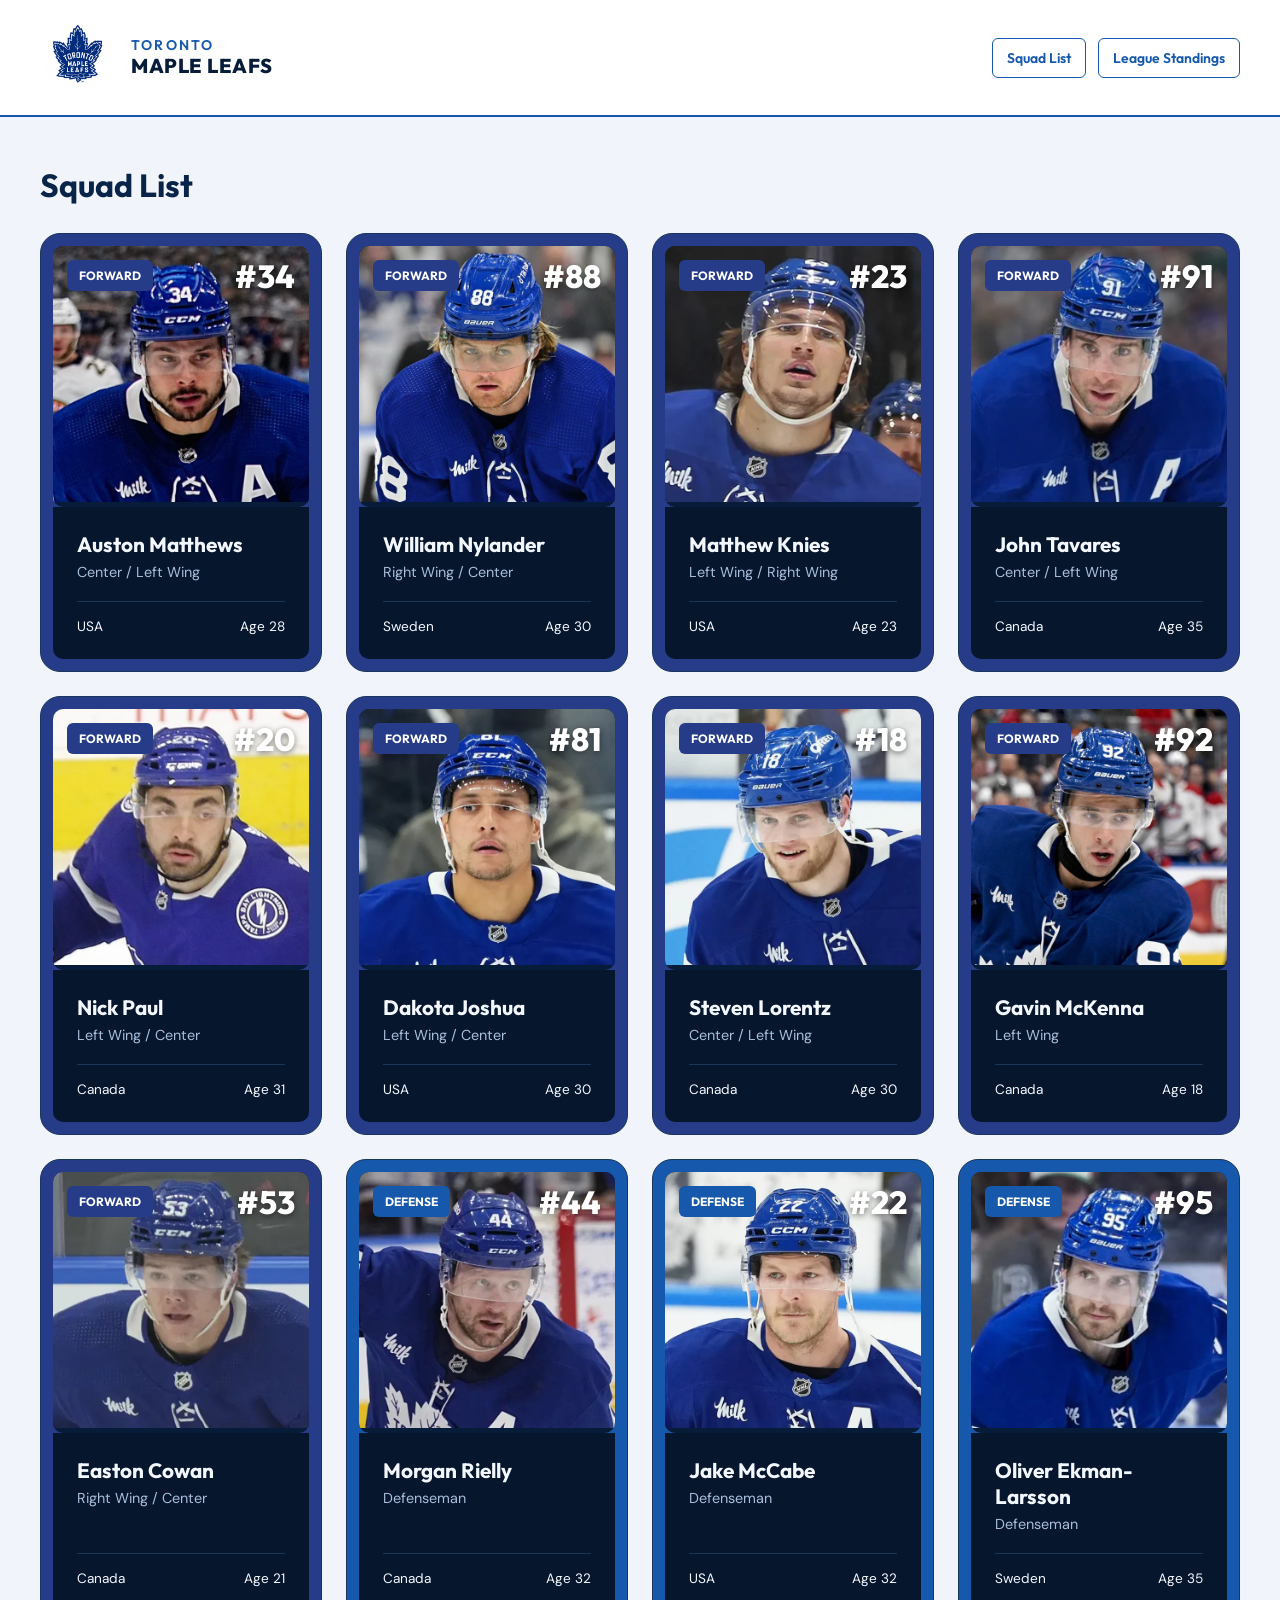
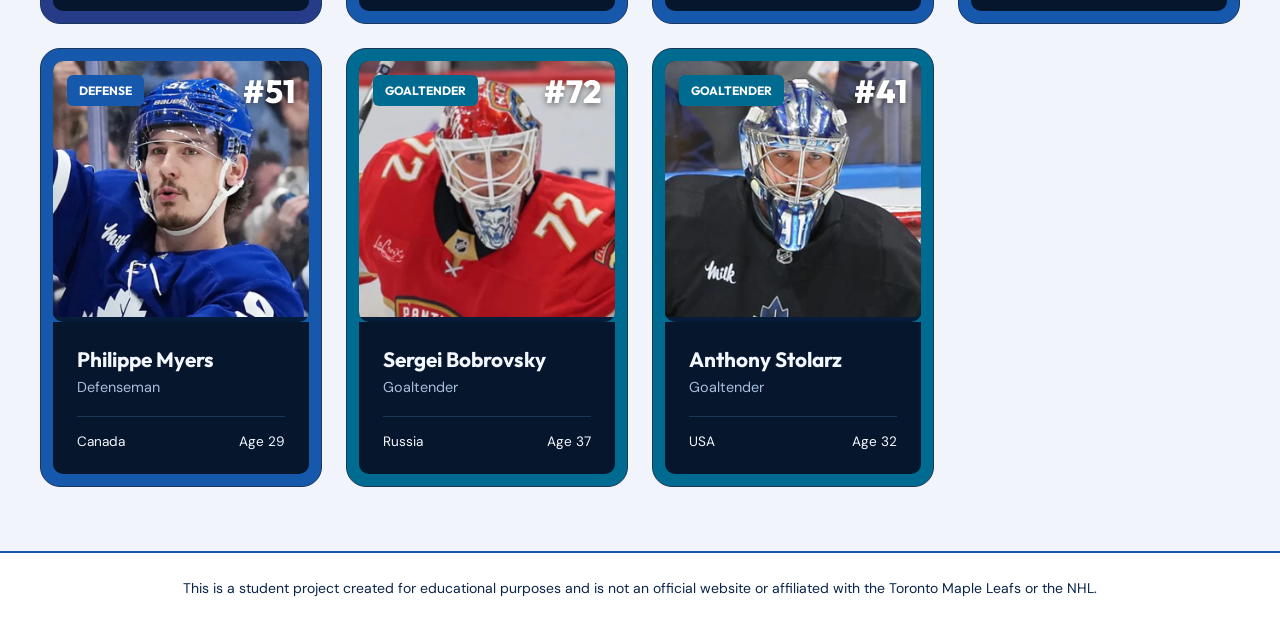
<file: index.html>
<!DOCTYPE html>
<html lang="en">
<head>
    <meta charset="UTF-8">
    <meta name="viewport" content="width=device-width, initial-scale=1.0">
    <title>Toronto Maple Leafs | Squad List</title>
    <!-- Google Fonts. -->
    <link rel="preconnect" href="https://fonts.googleapis.com">
    <link rel="preconnect" href="https://fonts.gstatic.com" crossorigin>
    <link href="https://fonts.googleapis.com/css2?family=DM+Sans:wght@400;500;600;700&family=Outfit:wght@400;500;600;700;800&display=swap" rel="stylesheet">
    <link rel="stylesheet" href="css/variables.css">
    <link rel="stylesheet" href="css/styles.css">
</head>
<body>
    <!-- Header. -->
    <header class="siteHeader">
        <div class="siteHeader__content">
            <img class="siteHeader__logo" src="./assets/logos/teams/toronto-maple-leafs-logo.webp" alt="">
            <h1 class="siteHeader__title">
                <span class="siteHeader__city">Toronto</span>
                <span class="siteHeader__teamName">Maple Leafs</span>
            </h1>
            <nav class="siteHeader__nav">
                <a class="siteHeader__link" href="index.html">Squad List</a>
                <a class="siteHeader__link" href="standings.html">League Standings</a>
            </nav>
        </div>
    </header>
    <main>
        <!-- Squad section. -->
        <section class="squad">
            <div class="squad__content">
                <h2 class="squad__title">Squad List</h2>
                <div class="squad__grid">
                    <article class="playerCard playerCard--forward">
                        <div class="playerCard__imageContainer">
                            <img class="playerCard__image" src="./assets/portraits/auston-matthews.webp" alt="Portrait of Auston Matthews" loading="lazy">
                            <span class="playerCard__role playerCard__role--forward">FORWARD</span>
                            <span class="playerCard__number">#34</span>
                        </div>
                        <div class="playerCard__content">
                            <h3 class="playerCard__name">Auston Matthews</h3>
                            <p class="playerCard__position">Center / Left Wing</p>
                            <p class="playerCard__details">
                                <span>USA</span>
                                <span>Age 28</span>
                            </p>
                        </div>
                    </article>
                    <article class="playerCard playerCard--forward">
                        <div class="playerCard__imageContainer">
                            <img class="playerCard__image" src="./assets/portraits/william-nylander.webp" alt="Portrait of William Nylander" loading="lazy">
                            <span class="playerCard__role playerCard__role--forward">FORWARD</span>
                            <span class="playerCard__number">#88</span>
                        </div>
                        <div class="playerCard__content">
                            <h3 class="playerCard__name">William Nylander</h3>
                            <p class="playerCard__position">Right Wing / Center</p>
                            <p class="playerCard__details">
                                <span>Sweden</span>
                                <span>Age 30</span>
                            </p>
                        </div>
                    </article>
                    <article class="playerCard playerCard--forward">
                        <div class="playerCard__imageContainer">
                            <img class="playerCard__image" src="./assets/portraits/matthew-knies.webp" alt="Portrait of Matthew Knies" loading="lazy">
                            <span class="playerCard__role playerCard__role--forward">FORWARD</span>
                            <span class="playerCard__number">#23</span>
                        </div>
                        <div class="playerCard__content">
                            <h3 class="playerCard__name">Matthew Knies</h3>
                            <p class="playerCard__position">Left Wing / Right Wing</p>
                            <p class="playerCard__details">
                                <span>USA</span>
                                <span>Age 23</span>
                            </p>
                        </div>
                    </article>
                    <article class="playerCard playerCard--forward">
                        <div class="playerCard__imageContainer">
                            <img class="playerCard__image" src="./assets/portraits/john-tavares.webp" alt="Portrait of John Tavares" loading="lazy">
                            <span class="playerCard__role playerCard__role--forward">FORWARD</span>
                            <span class="playerCard__number">#91</span>
                        </div>
                        <div class="playerCard__content">
                            <h3 class="playerCard__name">John Tavares</h3>
                            <p class="playerCard__position">Center / Left Wing</p>
                            <p class="playerCard__details">
                                <span>Canada</span>
                                <span>Age 35</span>
                            </p>
                        </div>
                    </article>
                    <article class="playerCard playerCard--forward">
                        <div class="playerCard__imageContainer">
                            <img class="playerCard__image" src="./assets/portraits/nick-paul.webp" alt="Portrait of Nick Paul" loading="lazy">
                            <span class="playerCard__role playerCard__role--forward">FORWARD</span>
                            <span class="playerCard__number">#20</span>
                        </div>
                        <div class="playerCard__content">
                            <h3 class="playerCard__name">Nick Paul</h3>
                            <p class="playerCard__position">Left Wing / Center</p>
                            <p class="playerCard__details">
                                <span>Canada</span>
                                <span>Age 31</span>
                            </p>
                        </div>
                    </article>
                    <article class="playerCard playerCard--forward">
                        <div class="playerCard__imageContainer">
                            <img class="playerCard__image" src="./assets/portraits/dakota-joshua.webp" alt="Portrait of Dakota Joshua" loading="lazy">
                            <span class="playerCard__role playerCard__role--forward">FORWARD</span>
                            <span class="playerCard__number">#81</span>
                        </div>
                        <div class="playerCard__content">
                            <h3 class="playerCard__name">Dakota Joshua</h3>
                            <p class="playerCard__position">Left Wing / Center</p>
                            <p class="playerCard__details">
                                <span>USA</span>
                                <span>Age 30</span>
                            </p>
                        </div>
                    </article>
                    <article class="playerCard playerCard--forward">
                        <div class="playerCard__imageContainer">
                            <img class="playerCard__image" src="./assets/portraits/steven-lorentz.webp" alt="Portrait of Steven Lorentz" loading="lazy">
                            <span class="playerCard__role playerCard__role--forward">FORWARD</span>
                            <span class="playerCard__number">#18</span>
                        </div>
                        <div class="playerCard__content">
                            <h3 class="playerCard__name">Steven Lorentz</h3>
                            <p class="playerCard__position">Center / Left Wing</p>
                            <p class="playerCard__details">
                                <span>Canada</span>
                                <span>Age 30</span>
                            </p>
                        </div>
                    </article>
                    <article class="playerCard playerCard--forward">
                        <div class="playerCard__imageContainer">
                            <img class="playerCard__image" src="./assets/portraits/gavin-mckenna.webp" alt="Portrait of Gavin McKenna" loading="lazy">
                            <span class="playerCard__role playerCard__role--forward">FORWARD</span>
                            <span class="playerCard__number">#92</span>
                        </div>
                        <div class="playerCard__content">
                            <h3 class="playerCard__name">Gavin McKenna</h3>
                            <p class="playerCard__position">Left Wing</p>
                            <p class="playerCard__details">
                                <span>Canada</span>
                                <span>Age 18</span>
                            </p>
                        </div>
                    </article>
                    <article class="playerCard playerCard--forward">
                        <div class="playerCard__imageContainer">
                            <img class="playerCard__image" src="./assets/portraits/easton-cowan.webp" alt="Portrait of Easton Cowan" loading="lazy">
                            <span class="playerCard__role playerCard__role--forward">FORWARD</span>
                            <span class="playerCard__number">#53</span>
                        </div>
                        <div class="playerCard__content">
                            <h3 class="playerCard__name">Easton Cowan</h3>
                            <p class="playerCard__position">Right Wing / Center</p>
                            <p class="playerCard__details">
                                <span>Canada</span>
                                <span>Age 21</span>
                            </p>
                        </div>
                    </article>
                    <article class="playerCard playerCard--defense">
                        <div class="playerCard__imageContainer">
                            <img class="playerCard__image" src="./assets/portraits/morgan-rielly.webp" alt="Portrait of Morgan Rielly" loading="lazy">
                            <span class="playerCard__role playerCard__role--defense">DEFENSE</span>
                            <span class="playerCard__number">#44</span>
                        </div>
                        <div class="playerCard__content">
                            <h3 class="playerCard__name">Morgan Rielly</h3>
                            <p class="playerCard__position">Defenseman</p>
                            <p class="playerCard__details">
                                <span>Canada</span>
                                <span>Age 32</span>
                            </p>
                        </div>
                    </article>
                    <article class="playerCard playerCard--defense">
                        <div class="playerCard__imageContainer">
                            <img class="playerCard__image" src="./assets/portraits/jake-mccabe.webp" alt="Portrait of Jake McCabe" loading="lazy">
                            <span class="playerCard__role playerCard__role--defense">DEFENSE</span>
                            <span class="playerCard__number">#22</span>
                        </div>
                        <div class="playerCard__content">
                            <h3 class="playerCard__name">Jake McCabe</h3>
                            <p class="playerCard__position">Defenseman</p>
                            <p class="playerCard__details">
                                <span>USA</span>
                                <span>Age 32</span>
                            </p>
                        </div>
                    </article>
                    <article class="playerCard playerCard--defense">
                        <div class="playerCard__imageContainer">
                            <img class="playerCard__image" src="./assets/portraits/oliver-ekman-larsson.webp" alt="Portrait of Oliver Ekman-Larsson" loading="lazy">
                            <span class="playerCard__role playerCard__role--defense">DEFENSE</span>
                            <span class="playerCard__number">#95</span>
                        </div>
                        <div class="playerCard__content">
                            <h3 class="playerCard__name">Oliver Ekman-Larsson</h3>
                            <p class="playerCard__position">Defenseman</p>
                            <p class="playerCard__details">
                                <span>Sweden</span>
                                <span>Age 35</span>
                            </p>
                        </div>
                    </article>
                    <article class="playerCard playerCard--defense">
                        <div class="playerCard__imageContainer">
                            <img class="playerCard__image" src="./assets/portraits/philippe-myers.webp" alt="Portrait of Philippe Myers" loading="lazy">
                            <span class="playerCard__role playerCard__role--defense">DEFENSE</span>
                            <span class="playerCard__number">#51</span>
                        </div>
                        <div class="playerCard__content">
                            <h3 class="playerCard__name">Philippe Myers</h3>
                            <p class="playerCard__position">Defenseman</p>
                            <p class="playerCard__details">
                                <span>Canada</span>
                                <span>Age 29</span>
                            </p>
                        </div>
                    </article>
                    <article class="playerCard playerCard--goaltender">
                        <div class="playerCard__imageContainer">
                            <img class="playerCard__image" src="./assets/portraits/sergei-bobrovsky.webp" alt="Portrait of Sergei Bobrovsky" loading="lazy">
                            <span class="playerCard__role playerCard__role--goaltender">GOALTENDER</span>
                            <span class="playerCard__number">#72</span>
                        </div>
                        <div class="playerCard__content">
                            <h3 class="playerCard__name">Sergei Bobrovsky</h3>
                            <p class="playerCard__position">Goaltender</p>
                            <p class="playerCard__details">
                                <span>Russia</span>
                                <span>Age 37</span>
                            </p>
                        </div>
                    </article>
                    <article class="playerCard playerCard--goaltender">
                        <div class="playerCard__imageContainer">
                            <img class="playerCard__image" src="./assets/portraits/anthony-stolarz.webp" alt="Portrait of Anthony Stolarz" loading="lazy">
                            <span class="playerCard__role playerCard__role--goaltender">GOALTENDER</span>
                            <span class="playerCard__number">#41</span>
                        </div>
                        <div class="playerCard__content">
                            <h3 class="playerCard__name">Anthony Stolarz</h3>
                            <p class="playerCard__position">Goaltender</p>
                            <p class="playerCard__details">
                                <span>USA</span>
                                <span>Age 32</span>
                            </p>
                        </div>
                    </article>
                </div>
            </div>
        </section>
    </main>
    <!-- Footer. -->
    <footer class="siteFooter">
        <div class="siteFooter__content">
            <p class="siteFooter__disclaimer">
                This is a student project created for educational purposes
                and is not an official website or affiliated with the Toronto Maple Leafs or the NHL.
            </p>
        </div>
    </footer>
</body>
</html>
</file>
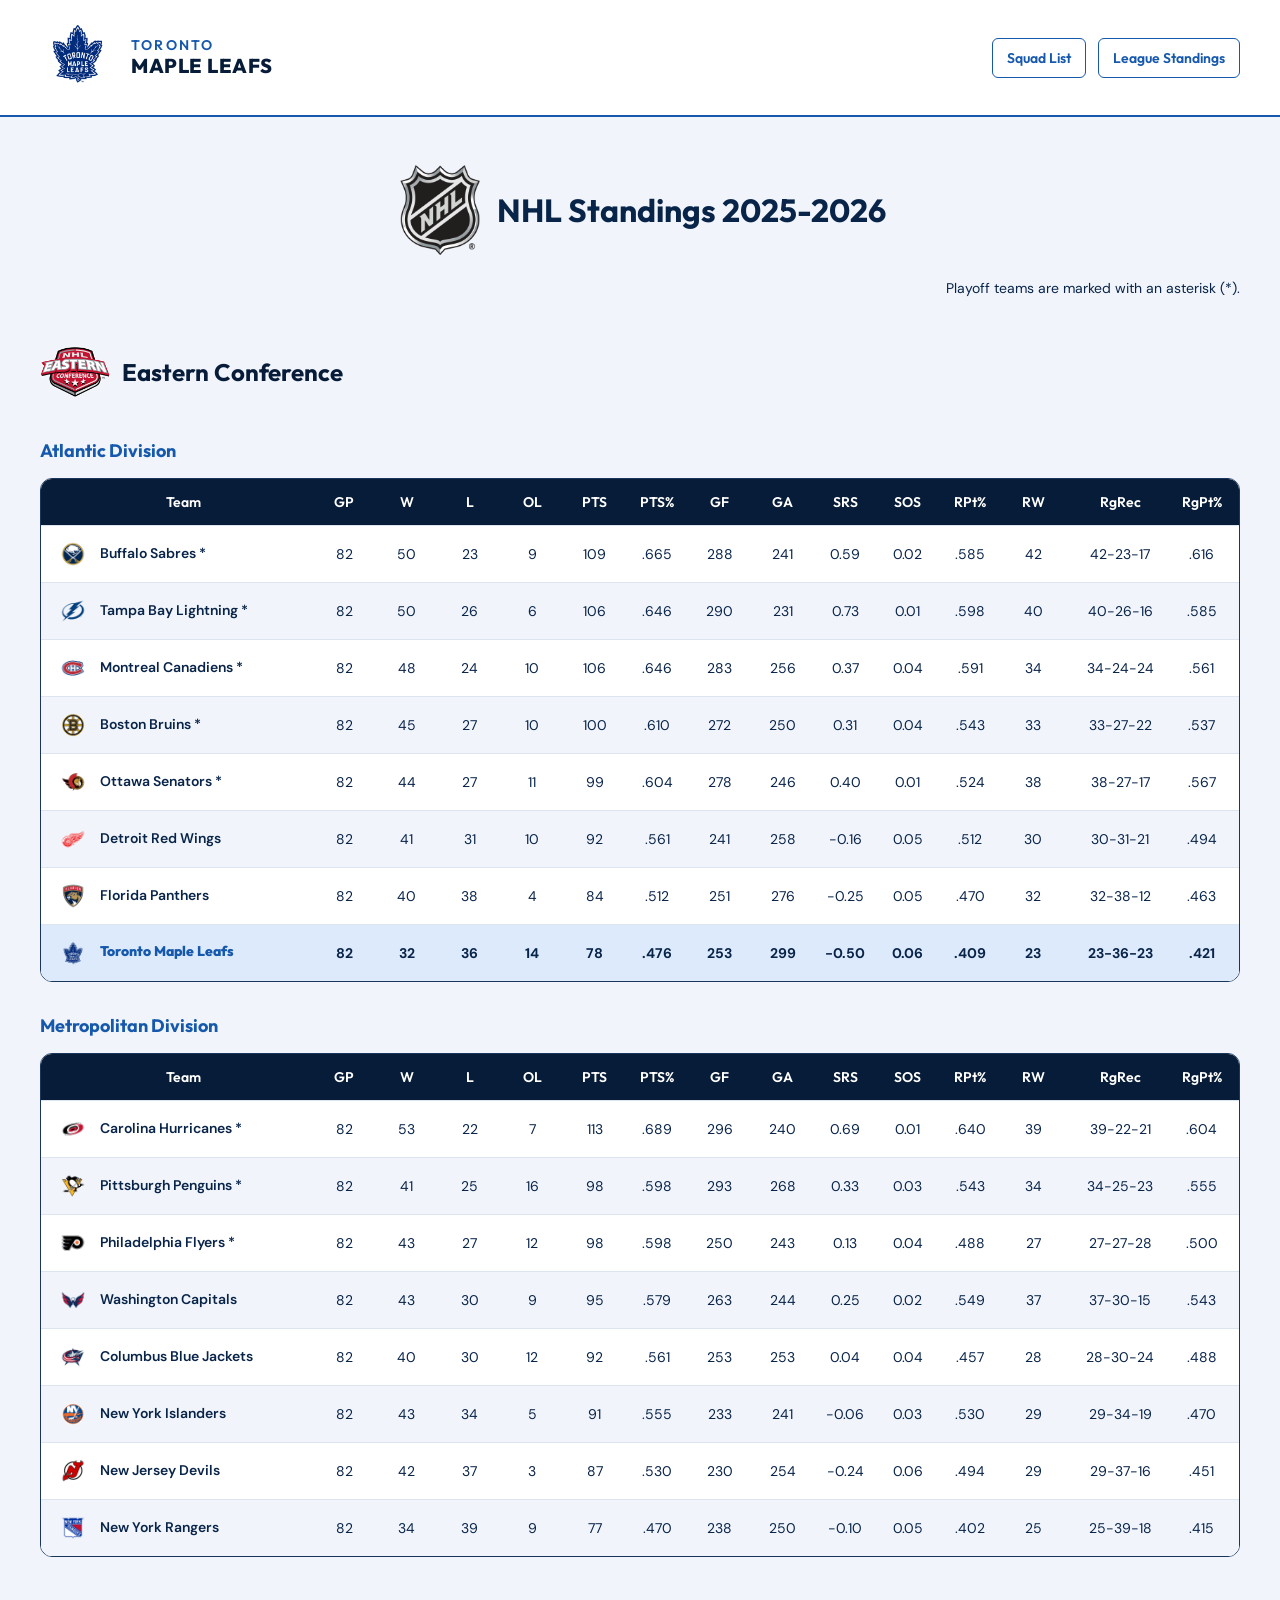
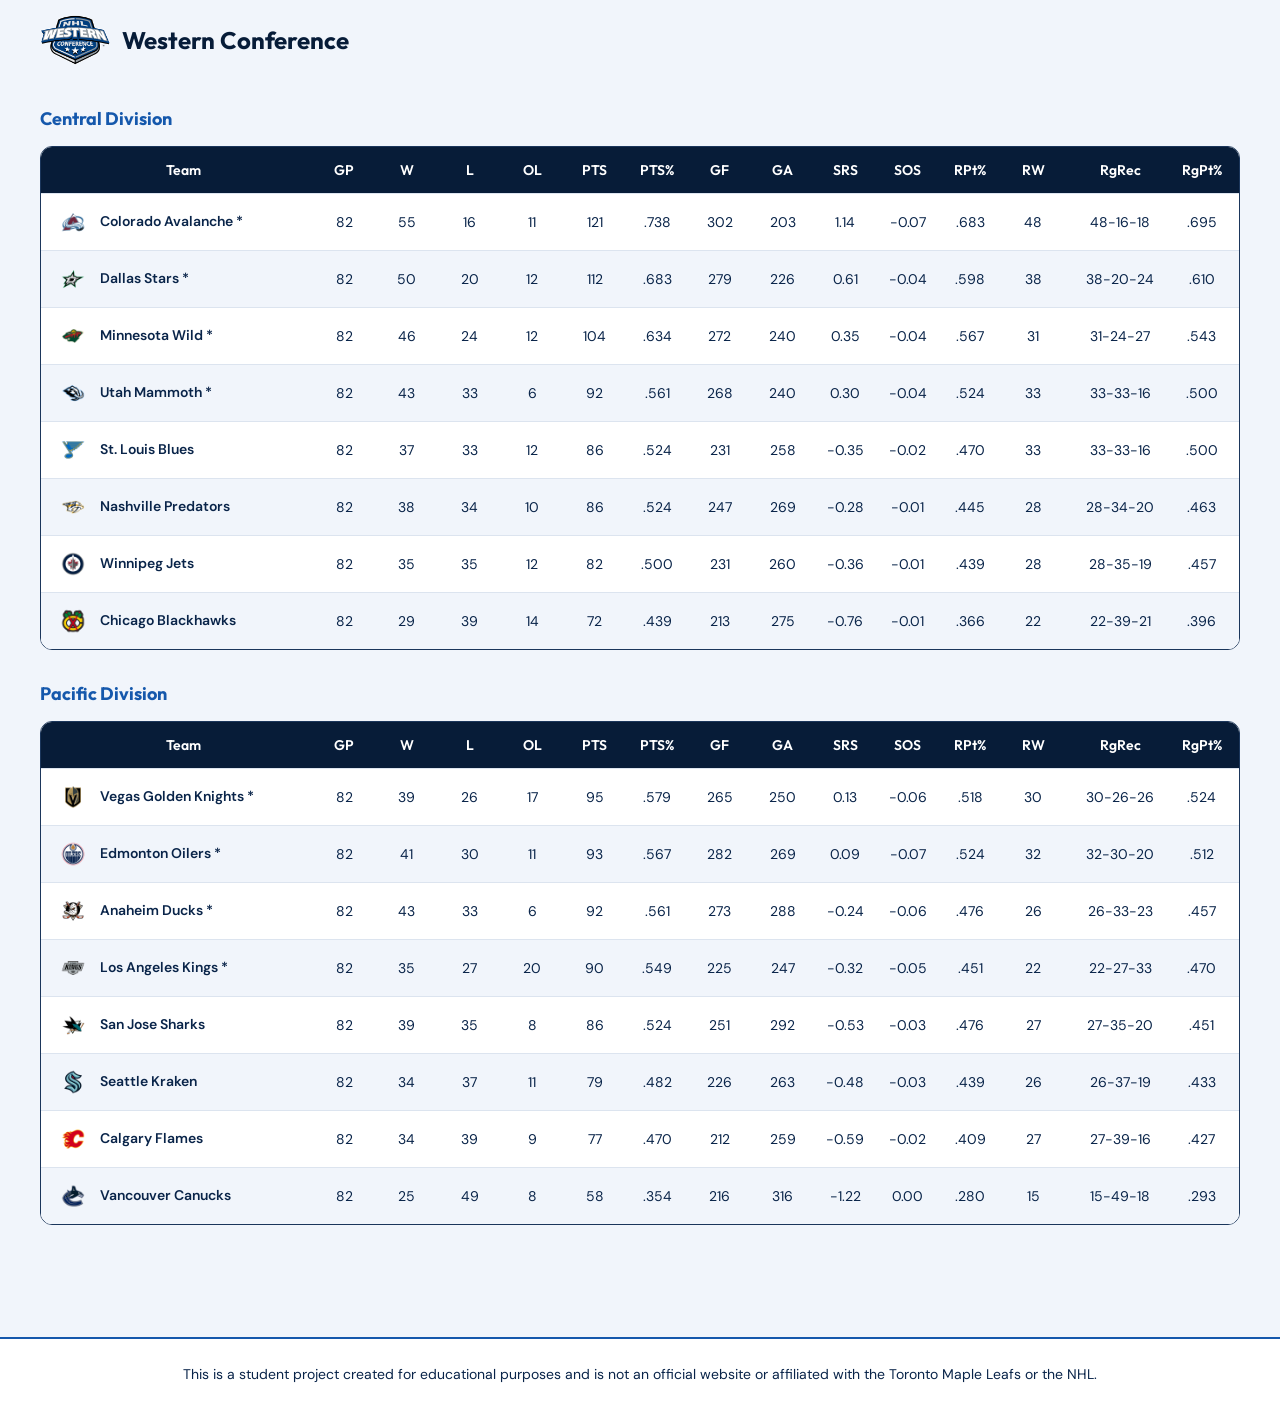
<file: standings.html>
<!DOCTYPE html>
<html lang="en">
<head>
    <meta charset="UTF-8">
    <meta name="viewport" content="width=device-width, initial-scale=1.0">
    <title>NHL Standings | Toronto Maple Leafs</title>
    <!-- Google Fonts. -->
    <link rel="preconnect" href="https://fonts.googleapis.com">
    <link rel="preconnect" href="https://fonts.gstatic.com" crossorigin>
    <link href="https://fonts.googleapis.com/css2?family=DM+Sans:wght@400;500;600;700&family=Outfit:wght@400;500;600;700;800&display=swap" rel="stylesheet">
    <link rel="stylesheet" href="css/variables.css">
    <link rel="stylesheet" href="css/styles.css">
    <link rel="stylesheet" href="css/standings.css">
</head>
<body>
    <!-- Header. -->
    <header class="siteHeader">
        <div class="siteHeader__content">
            <img class="siteHeader__logo" src="./assets/logos/teams/toronto-maple-leafs-logo.webp" alt="">
            <h1 class="siteHeader__title">
                <span class="siteHeader__city">Toronto</span>
                <span class="siteHeader__teamName">Maple Leafs</span>
            </h1>
            <nav class="siteHeader__nav">
                <a class="siteHeader__link" href="index.html">Squad List</a>
                <a class="siteHeader__link" href="standings.html">League Standings</a>
            </nav>
        </div>
    </header>
    <main>
        <!-- NHL standings. -->
        <section class="standings">
            <div class="standings__content">
                <h2 class="standings__title">
                    <img class="standings__leagueLogo" src="./assets/logos/league/nhl-logo.webp" alt="">
                    NHL Standings 2025-2026</h2>
                <p class="standings__note">Playoff teams are marked with an asterisk (*).</p>
                <!-- Eastern Conference. -->
                <section class="standings__conference">
                    <h3 class="standings__conferenceTitle">
                        <img class="standings__conferenceLogo" src="./assets/logos/league/nhl-eastern-conference-logo.webp" alt="">
                        Eastern Conference
                    </h3>
                    <!-- Atlantic Division. -->
                    <h4 class="standings__divisionTitle">Atlantic Division</h4>
                    <div class="standings__tableWrapper">
                        <div class="standings__tableScroll">
                            <table class="standings__table">
                                <thead>
                                    <tr>
                                        <th scope="col">Team</th>
                                        <th scope="col">GP</th>
                                        <th scope="col">W</th>
                                        <th scope="col">L</th>
                                        <th scope="col">OL</th>
                                        <th scope="col">PTS</th>
                                        <th scope="col">PTS%</th>
                                        <th scope="col">GF</th>
                                        <th scope="col">GA</th>
                                        <th scope="col">SRS</th>
                                        <th scope="col">SOS</th>
                                        <th scope="col">RPt%</th>
                                        <th scope="col">RW</th>
                                        <th scope="col">RgRec</th>
                                        <th scope="col">RgPt%</th>
                                    </tr>
                                </thead>
                                <tbody>
                                    <tr>
                                        <th scope="row" class="standings__team">
                                            <img src="./assets/logos/teams/buffalo-sabres-logo.webp" alt="">
                                            Buffalo Sabres *
                                        </th>
                                        <td>82</td>
                                        <td>50</td>
                                        <td>23</td>
                                        <td>9</td>
                                        <td>109</td>
                                        <td>.665</td>
                                        <td>288</td>
                                        <td>241</td>
                                        <td>0.59</td>
                                        <td>0.02</td>
                                        <td>.585</td>
                                        <td>42</td>
                                        <td>42-23-17</td>
                                        <td>.616</td>
                                    </tr>
                                    <tr>
                                        <th scope="row" class="standings__team">
                                            <img src="./assets/logos/teams/tampa-bay-lightning-logo.webp" alt="">
                                            Tampa Bay Lightning *
                                        </th>
                                        <td>82</td>
                                        <td>50</td>
                                        <td>26</td>
                                        <td>6</td>
                                        <td>106</td>
                                        <td>.646</td>
                                        <td>290</td>
                                        <td>231</td>
                                        <td>0.73</td>
                                        <td>0.01</td>
                                        <td>.598</td>
                                        <td>40</td>
                                        <td>40-26-16</td>
                                        <td>.585</td>
                                    </tr>
                                    <tr>
                                        <th scope="row" class="standings__team">
                                            <img src="./assets/logos/teams/montreal-canadiens-logo.webp" alt="">
                                            Montreal Canadiens *
                                        </th>
                                        <td>82</td>
                                        <td>48</td>
                                        <td>24</td>
                                        <td>10</td>
                                        <td>106</td>
                                        <td>.646</td>
                                        <td>283</td>
                                        <td>256</td>
                                        <td>0.37</td>
                                        <td>0.04</td>
                                        <td>.591</td>
                                        <td>34</td>
                                        <td>34-24-24</td>
                                        <td>.561</td>
                                    </tr>
                                    <tr>
                                        <th scope="row" class="standings__team">
                                            <img src="./assets/logos/teams/boston-bruins-logo.webp" alt="">
                                            Boston Bruins *
                                        </th>
                                        <td>82</td>
                                        <td>45</td>
                                        <td>27</td>
                                        <td>10</td>
                                        <td>100</td>
                                        <td>.610</td>
                                        <td>272</td>
                                        <td>250</td>
                                        <td>0.31</td>
                                        <td>0.04</td>
                                        <td>.543</td>
                                        <td>33</td>
                                        <td>33-27-22</td>
                                        <td>.537</td>
                                    </tr>
                                    <tr>
                                        <th scope="row" class="standings__team">
                                            <img src="./assets/logos/teams/ottawa-senators-logo.webp" alt="">
                                            Ottawa Senators *
                                        </th>
                                        <td>82</td>
                                        <td>44</td>
                                        <td>27</td>
                                        <td>11</td>
                                        <td>99</td>
                                        <td>.604</td>
                                        <td>278</td>
                                        <td>246</td>
                                        <td>0.40</td>
                                        <td>0.01</td>
                                        <td>.524</td>
                                        <td>38</td>
                                        <td>38-27-17</td>
                                        <td>.567</td>
                                    </tr>
                                    <tr>
                                        <th scope="row" class="standings__team">
                                            <img src="./assets/logos/teams/detroit-red-wings-logo.webp" alt="">
                                            Detroit Red Wings
                                        </th>
                                        <td>82</td>
                                        <td>41</td>
                                        <td>31</td>
                                        <td>10</td>
                                        <td>92</td>
                                        <td>.561</td>
                                        <td>241</td>
                                        <td>258</td>
                                        <td>-0.16</td>
                                        <td>0.05</td>
                                        <td>.512</td>
                                        <td>30</td>
                                        <td>30-31-21</td>
                                        <td>.494</td>
                                    </tr>
                                    <tr>
                                        <th scope="row" class="standings__team">
                                            <img src="./assets/logos/teams/florida-panthers-logo.webp" alt="">
                                            Florida Panthers
                                        </th>
                                        <td>82</td>
                                        <td>40</td>
                                        <td>38</td>
                                        <td>4</td>
                                        <td>84</td>
                                        <td>.512</td>
                                        <td>251</td>
                                        <td>276</td>
                                        <td>-0.25</td>
                                        <td>0.05</td>
                                        <td>.470</td>
                                        <td>32</td>
                                        <td>32-38-12</td>
                                        <td>.463</td>
                                    </tr>
                                    <tr class="standings__row--highlight">
                                        <th scope="row" class="standings__team">
                                            <img src="./assets/logos/teams/toronto-maple-leafs-logo.webp" alt="">
                                            Toronto Maple Leafs
                                        </th>
                                        <td>82</td>
                                        <td>32</td>
                                        <td>36</td>
                                        <td>14</td>
                                        <td>78</td>
                                        <td>.476</td>
                                        <td>253</td>
                                        <td>299</td>
                                        <td>-0.50</td>
                                        <td>0.06</td>
                                        <td>.409</td>
                                        <td>23</td>
                                        <td>23-36-23</td>
                                        <td>.421</td>
                                    </tr>
                                </tbody>
                            </table>
                        </div>
                    </div>
                    <!-- Metropolitan Division. -->
                    <h4 class="standings__divisionTitle">Metropolitan Division</h4>
                    <div class="standings__tableWrapper">
                        <div class="standings__tableScroll">
                            <table class="standings__table">
                                <thead>
                                    <tr>
                                        <th scope="col">Team</th>
                                        <th scope="col">GP</th>
                                        <th scope="col">W</th>
                                        <th scope="col">L</th>
                                        <th scope="col">OL</th>
                                        <th scope="col">PTS</th>
                                        <th scope="col">PTS%</th>
                                        <th scope="col">GF</th>
                                        <th scope="col">GA</th>
                                        <th scope="col">SRS</th>
                                        <th scope="col">SOS</th>
                                        <th scope="col">RPt%</th>
                                        <th scope="col">RW</th>
                                        <th scope="col">RgRec</th>
                                        <th scope="col">RgPt%</th>
                                    </tr>
                                </thead>
                                <tbody>
                                    <tr>
                                        <th scope="row" class="standings__team">
                                            <img src="./assets/logos/teams/carolina-hurricanes-logo.webp" alt="">
                                            Carolina Hurricanes *
                                        </th>
                                        <td>82</td>
                                        <td>53</td>
                                        <td>22</td>
                                        <td>7</td>
                                        <td>113</td>
                                        <td>.689</td>
                                        <td>296</td>
                                        <td>240</td>
                                        <td>0.69</td>
                                        <td>0.01</td>
                                        <td>.640</td>
                                        <td>39</td>
                                        <td>39-22-21</td>
                                        <td>.604</td>
                                    </tr>
                                    <tr>
                                        <th scope="row" class="standings__team">
                                            <img src="./assets/logos/teams/pittsburgh-penguins-logo.webp" alt="">
                                            Pittsburgh Penguins *
                                        </th>
                                        <td>82</td>
                                        <td>41</td>
                                        <td>25</td>
                                        <td>16</td>
                                        <td>98</td>
                                        <td>.598</td>
                                        <td>293</td>
                                        <td>268</td>
                                        <td>0.33</td>
                                        <td>0.03</td>
                                        <td>.543</td>
                                        <td>34</td>
                                        <td>34-25-23</td>
                                        <td>.555</td>
                                    </tr>
                                    <tr>
                                        <th scope="row" class="standings__team">
                                            <img src="./assets/logos/teams/philadelphia-flyers-logo.webp" alt="">
                                            Philadelphia Flyers *
                                        </th>
                                        <td>82</td>
                                        <td>43</td>
                                        <td>27</td>
                                        <td>12</td>
                                        <td>98</td>
                                        <td>.598</td>
                                        <td>250</td>
                                        <td>243</td>
                                        <td>0.13</td>
                                        <td>0.04</td>
                                        <td>.488</td>
                                        <td>27</td>
                                        <td>27-27-28</td>
                                        <td>.500</td>
                                    </tr>
                                    <tr>
                                        <th scope="row" class="standings__team">
                                            <img src="./assets/logos/teams/washington-capitals-logo.webp" alt="">
                                            Washington Capitals
                                        </th>
                                        <td>82</td>
                                        <td>43</td>
                                        <td>30</td>
                                        <td>9</td>
                                        <td>95</td>
                                        <td>.579</td>
                                        <td>263</td>
                                        <td>244</td>
                                        <td>0.25</td>
                                        <td>0.02</td>
                                        <td>.549</td>
                                        <td>37</td>
                                        <td>37-30-15</td>
                                        <td>.543</td>
                                    </tr>
                                    <tr>
                                        <th scope="row" class="standings__team">
                                            <img src="./assets/logos/teams/columbus-blue-jackets-logo.webp" alt="">
                                            Columbus Blue Jackets
                                        </th>
                                        <td>82</td>
                                        <td>40</td>
                                        <td>30</td>
                                        <td>12</td>
                                        <td>92</td>
                                        <td>.561</td>
                                        <td>253</td>
                                        <td>253</td>
                                        <td>0.04</td>
                                        <td>0.04</td>
                                        <td>.457</td>
                                        <td>28</td>
                                        <td>28-30-24</td>
                                        <td>.488</td>
                                    </tr>
                                    <tr>
                                        <th scope="row" class="standings__team">
                                            <img src="./assets/logos/teams/new-york-islanders-logo.webp" alt="">
                                            New York Islanders
                                        </th>
                                        <td>82</td>
                                        <td>43</td>
                                        <td>34</td>
                                        <td>5</td>
                                        <td>91</td>
                                        <td>.555</td>
                                        <td>233</td>
                                        <td>241</td>
                                        <td>-0.06</td>
                                        <td>0.03</td>
                                        <td>.530</td>
                                        <td>29</td>
                                        <td>29-34-19</td>
                                        <td>.470</td>
                                    </tr>
                                    <tr>
                                        <th scope="row" class="standings__team">
                                            <img src="./assets/logos/teams/new-jersey-devils-logo.webp" alt="">
                                            New Jersey Devils
                                        </th>
                                        <td>82</td>
                                        <td>42</td>
                                        <td>37</td>
                                        <td>3</td>
                                        <td>87</td>
                                        <td>.530</td>
                                        <td>230</td>
                                        <td>254</td>
                                        <td>-0.24</td>
                                        <td>0.06</td>
                                        <td>.494</td>
                                        <td>29</td>
                                        <td>29-37-16</td>
                                        <td>.451</td>
                                    </tr>
                                    <tr>
                                        <th scope="row" class="standings__team">
                                            <img src="./assets/logos/teams/new-york-rangers-logo.webp" alt="">
                                            New York Rangers
                                        </th>
                                        <td>82</td>
                                        <td>34</td>
                                        <td>39</td>
                                        <td>9</td>
                                        <td>77</td>
                                        <td>.470</td>
                                        <td>238</td>
                                        <td>250</td>
                                        <td>-0.10</td>
                                        <td>0.05</td>
                                        <td>.402</td>
                                        <td>25</td>
                                        <td>25-39-18</td>
                                        <td>.415</td>
                                    </tr>
                                </tbody>
                            </table>
                        </div>
                    </div>
                </section>
                <!-- Western Conference. -->
                <section class="standings__conference">
                    <h3 class="standings__conferenceTitle">
                        <img class="standings__conferenceLogo" src="./assets/logos/league/nhl-western-conference-logo.webp" alt="">
                        Western Conference</h3>
                    <!-- Central Division. -->
                    <h4 class="standings__divisionTitle">Central Division</h4>
                    <div class="standings__tableWrapper">
                        <div class="standings__tableScroll">
                            <table class="standings__table">
                                <thead>
                                    <tr>
                                        <th scope="col">Team</th>
                                        <th scope="col">GP</th>
                                        <th scope="col">W</th>
                                        <th scope="col">L</th>
                                        <th scope="col">OL</th>
                                        <th scope="col">PTS</th>
                                        <th scope="col">PTS%</th>
                                        <th scope="col">GF</th>
                                        <th scope="col">GA</th>
                                        <th scope="col">SRS</th>
                                        <th scope="col">SOS</th>
                                        <th scope="col">RPt%</th>
                                        <th scope="col">RW</th>
                                        <th scope="col">RgRec</th>
                                        <th scope="col">RgPt%</th>
                                    </tr>
                                </thead>
                                <tbody>
                                    <tr>
                                        <th scope="row" class="standings__team">
                                            <img src="./assets/logos/teams/colorado-avalanche-logo.webp" alt="">
                                            Colorado Avalanche *
                                        </th>
                                        <td>82</td>
                                        <td>55</td>
                                        <td>16</td>
                                        <td>11</td>
                                        <td>121</td>
                                        <td>.738</td>
                                        <td>302</td>
                                        <td>203</td>
                                        <td>1.14</td>
                                        <td>-0.07</td>
                                        <td>.683</td>
                                        <td>48</td>
                                        <td>48-16-18</td>
                                        <td>.695</td>
                                    </tr>
                                    <tr>
                                        <th scope="row" class="standings__team">
                                            <img src="./assets/logos/teams/dallas-stars-logo.webp" alt="">
                                            Dallas Stars *
                                        </th>
                                        <td>82</td>
                                        <td>50</td>
                                        <td>20</td>
                                        <td>12</td>
                                        <td>112</td>
                                        <td>.683</td>
                                        <td>279</td>
                                        <td>226</td>
                                        <td>0.61</td>
                                        <td>-0.04</td>
                                        <td>.598</td>
                                        <td>38</td>
                                        <td>38-20-24</td>
                                        <td>.610</td>
                                    </tr>
                                    <tr>
                                        <th scope="row" class="standings__team">
                                            <img src="./assets/logos/teams/minnesota-wild-logo.webp" alt="">
                                            Minnesota Wild *
                                        </th>
                                        <td>82</td>
                                        <td>46</td>
                                        <td>24</td>
                                        <td>12</td>
                                        <td>104</td>
                                        <td>.634</td>
                                        <td>272</td>
                                        <td>240</td>
                                        <td>0.35</td>
                                        <td>-0.04</td>
                                        <td>.567</td>
                                        <td>31</td>
                                        <td>31-24-27</td>
                                        <td>.543</td>
                                    </tr>
                                    <tr>
                                        <th scope="row" class="standings__team">
                                            <img src="./assets/logos/teams/utah-mammoth-logo.webp" alt="">
                                            Utah Mammoth *
                                        </th>
                                        <td>82</td>
                                        <td>43</td>
                                        <td>33</td>
                                        <td>6</td>
                                        <td>92</td>
                                        <td>.561</td>
                                        <td>268</td>
                                        <td>240</td>
                                        <td>0.30</td>
                                        <td>-0.04</td>
                                        <td>.524</td>
                                        <td>33</td>
                                        <td>33-33-16</td>
                                        <td>.500</td>
                                    </tr>
                                    <tr>
                                        <th scope="row" class="standings__team">
                                            <img src="./assets/logos/teams/st-louis-blues-logo.webp" alt="">
                                            St. Louis Blues
                                        </th>
                                        <td>82</td>
                                        <td>37</td>
                                        <td>33</td>
                                        <td>12</td>
                                        <td>86</td>
                                        <td>.524</td>
                                        <td>231</td>
                                        <td>258</td>
                                        <td>-0.35</td>
                                        <td>-0.02</td>
                                        <td>.470</td>
                                        <td>33</td>
                                        <td>33-33-16</td>
                                        <td>.500</td>
                                    </tr>
                                    <tr>
                                        <th scope="row" class="standings__team">
                                            <img src="./assets/logos/teams/nashville-predators-logo.webp" alt="">
                                            Nashville Predators
                                        </th>
                                        <td>82</td>
                                        <td>38</td>
                                        <td>34</td>
                                        <td>10</td>
                                        <td>86</td>
                                        <td>.524</td>
                                        <td>247</td>
                                        <td>269</td>
                                        <td>-0.28</td>
                                        <td>-0.01</td>
                                        <td>.445</td>
                                        <td>28</td>
                                        <td>28-34-20</td>
                                        <td>.463</td>
                                    </tr>
                                    <tr>
                                        <th scope="row" class="standings__team">
                                            <img src="./assets/logos/teams/winnipeg-jets-logo.webp" alt="">
                                            Winnipeg Jets
                                        </th>
                                        <td>82</td>
                                        <td>35</td>
                                        <td>35</td>
                                        <td>12</td>
                                        <td>82</td>
                                        <td>.500</td>
                                        <td>231</td>
                                        <td>260</td>
                                        <td>-0.36</td>
                                        <td>-0.01</td>
                                        <td>.439</td>
                                        <td>28</td>
                                        <td>28-35-19</td>
                                        <td>.457</td>
                                    </tr>
                                    <tr>
                                        <th scope="row" class="standings__team">
                                            <img src="./assets/logos/teams/chicago-blackhawks-logo.webp" alt="">
                                            Chicago Blackhawks
                                        </th>
                                        <td>82</td>
                                        <td>29</td>
                                        <td>39</td>
                                        <td>14</td>
                                        <td>72</td>
                                        <td>.439</td>
                                        <td>213</td>
                                        <td>275</td>
                                        <td>-0.76</td>
                                        <td>-0.01</td>
                                        <td>.366</td>
                                        <td>22</td>
                                        <td>22-39-21</td>
                                        <td>.396</td>
                                    </tr>
                                </tbody>
                            </table>
                        </div>
                    </div>
                    <!-- Pacific Division. -->
                    <h4 class="standings__divisionTitle">Pacific Division</h4>
                    <div class="standings__tableWrapper">
                        <div class="standings__tableScroll">
                            <table class="standings__table">
                                <thead>
                                    <tr>
                                        <th scope="col">Team</th>
                                        <th scope="col">GP</th>
                                        <th scope="col">W</th>
                                        <th scope="col">L</th>
                                        <th scope="col">OL</th>
                                        <th scope="col">PTS</th>
                                        <th scope="col">PTS%</th>
                                        <th scope="col">GF</th>
                                        <th scope="col">GA</th>
                                        <th scope="col">SRS</th>
                                        <th scope="col">SOS</th>
                                        <th scope="col">RPt%</th>
                                        <th scope="col">RW</th>
                                        <th scope="col">RgRec</th>
                                        <th scope="col">RgPt%</th>
                                    </tr>
                                </thead>
                                <tbody>
                                    <tr>
                                        <th scope="row" class="standings__team">
                                            <img src="./assets/logos/teams/vegas-golden-knights-logo.webp" alt="">
                                            Vegas Golden Knights *
                                        </th>
                                        <td>82</td>
                                        <td>39</td>
                                        <td>26</td>
                                        <td>17</td>
                                        <td>95</td>
                                        <td>.579</td>
                                        <td>265</td>
                                        <td>250</td>
                                        <td>0.13</td>
                                        <td>-0.06</td>
                                        <td>.518</td>
                                        <td>30</td>
                                        <td>30-26-26</td>
                                        <td>.524</td>
                                    </tr>
                                    <tr>
                                        <th scope="row" class="standings__team">
                                            <img src="./assets/logos/teams/edmonton-oilers-logo.webp" alt="">
                                            Edmonton Oilers *
                                        </th>
                                        <td>82</td>
                                        <td>41</td>
                                        <td>30</td>
                                        <td>11</td>
                                        <td>93</td>
                                        <td>.567</td>
                                        <td>282</td>
                                        <td>269</td>
                                        <td>0.09</td>
                                        <td>-0.07</td>
                                        <td>.524</td>
                                        <td>32</td>
                                        <td>32-30-20</td>
                                        <td>.512</td>
                                    </tr>
                                    <tr>
                                        <th scope="row" class="standings__team">
                                            <img src="./assets/logos/teams/anaheim-ducks-logo.webp" alt="">
                                            Anaheim Ducks *
                                        </th>
                                        <td>82</td>
                                        <td>43</td>
                                        <td>33</td>
                                        <td>6</td>
                                        <td>92</td>
                                        <td>.561</td>
                                        <td>273</td>
                                        <td>288</td>
                                        <td>-0.24</td>
                                        <td>-0.06</td>
                                        <td>.476</td>
                                        <td>26</td>
                                        <td>26-33-23</td>
                                        <td>.457</td>
                                    </tr>
                                    <tr>
                                        <th scope="row" class="standings__team">
                                            <img src="./assets/logos/teams/los-angeles-kings-logo.webp" alt="">
                                            Los Angeles Kings *
                                        </th>
                                        <td>82</td>
                                        <td>35</td>
                                        <td>27</td>
                                        <td>20</td>
                                        <td>90</td>
                                        <td>.549</td>
                                        <td>225</td>
                                        <td>247</td>
                                        <td>-0.32</td>
                                        <td>-0.05</td>
                                        <td>.451</td>
                                        <td>22</td>
                                        <td>22-27-33</td>
                                        <td>.470</td>
                                    </tr>
                                    <tr>
                                        <th scope="row" class="standings__team">
                                            <img src="./assets/logos/teams/san-jose-sharks-logo.webp" alt="">
                                            San Jose Sharks
                                        </th>
                                        <td>82</td>
                                        <td>39</td>
                                        <td>35</td>
                                        <td>8</td>
                                        <td>86</td>
                                        <td>.524</td>
                                        <td>251</td>
                                        <td>292</td>
                                        <td>-0.53</td>
                                        <td>-0.03</td>
                                        <td>.476</td>
                                        <td>27</td>
                                        <td>27-35-20</td>
                                        <td>.451</td>
                                    </tr>
                                    <tr>
                                        <th scope="row" class="standings__team">
                                            <img src="./assets/logos/teams/seattle-kraken-logo.webp" alt="">
                                            Seattle Kraken
                                        </th>
                                        <td>82</td>
                                        <td>34</td>
                                        <td>37</td>
                                        <td>11</td>
                                        <td>79</td>
                                        <td>.482</td>
                                        <td>226</td>
                                        <td>263</td>
                                        <td>-0.48</td>
                                        <td>-0.03</td>
                                        <td>.439</td>
                                        <td>26</td>
                                        <td>26-37-19</td>
                                        <td>.433</td>
                                    </tr>
                                    <tr>
                                        <th scope="row" class="standings__team">
                                            <img src="./assets/logos/teams/calgary-flames-logo.webp" alt="">
                                            Calgary Flames
                                        </th>
                                        <td>82</td>
                                        <td>34</td>
                                        <td>39</td>
                                        <td>9</td>
                                        <td>77</td>
                                        <td>.470</td>
                                        <td>212</td>
                                        <td>259</td>
                                        <td>-0.59</td>
                                        <td>-0.02</td>
                                        <td>.409</td>
                                        <td>27</td>
                                        <td>27-39-16</td>
                                        <td>.427</td>
                                    </tr>
                                    <tr>
                                        <th scope="row" class="standings__team">
                                            <img src="./assets/logos/teams/vancouver-canucks-logo.webp" alt="">
                                            Vancouver Canucks
                                        </th>
                                        <td>82</td>
                                        <td>25</td>
                                        <td>49</td>
                                        <td>8</td>
                                        <td>58</td>
                                        <td>.354</td>
                                        <td>216</td>
                                        <td>316</td>
                                        <td>-1.22</td>
                                        <td>0.00</td>
                                        <td>.280</td>
                                        <td>15</td>
                                        <td>15-49-18</td>
                                        <td>.293</td>
                                    </tr>
                                </tbody>
                            </table>
                        </div>
                    </div>
                </section>
            </div>
        </section>
    </main>
    <!-- Footer. -->
    <footer class="siteFooter">
        <div class="siteFooter__content">
            <p class="siteFooter__disclaimer">
                This is a student project created for educational purposes
                and is not an official website or affiliated with the Toronto Maple Leafs or the NHL.
            </p>
        </div>
    </footer>
</body>
</html>
</file>
<file: css/variables.css>
/* Colors and fonts. */
:root {
    --colorBackground: #f1f5fb;
    --colorWhite: #ffffff;
    --colorBlue: #1558ac;
    --colorNavy: #071c38;
    --colorCard: #06162d;
    --colorCardBorder: #1b365b;
    --colorText: #092449;
    --colorCardText: #f3f7ff;
    --colorCardMuted: #a8bfdc;
    --colorForward: #263c88;
    --colorGoaltender: #006B91;
    --colorTableBorder: #dce4ef;
    --colorTableHighlight: #dceafb;
    --fontBody: "DM Sans", "Segoe UI", "Helvetica Neue", Arial, sans-serif;
    --fontDisplay: "Outfit", "Avenir Next", "Segoe UI", Arial, sans-serif;
}
</file>
<file: css/styles.css>
/* Body. */
body {
    margin: 0;
    color: var(--colorText);
    background: var(--colorBackground);
    font-family: var(--fontBody);
}

/* Shared content layout. */
.siteHeader__content,
.squad__content,
.siteFooter__content {
    width: min(1200px, calc(100% - 40px));
    margin: 0 auto;
}

/* Header. */
.siteHeader {
    background-color: var(--colorWhite);
    border-bottom: 2px solid var(--colorBlue);
}

.siteHeader__content {
    display: flex;
    align-items: center;
    gap: 16px;
    padding: 20px 0;
}

.siteHeader__logo {
    width: 75px;
    height: auto;
    transform: translateY(-4px);
}

.siteHeader__title {
    margin: 0;
    color: var(--colorNavy);
    font-family: var(--fontDisplay);
    line-height: 1.1;
}

.siteHeader__city,
.siteHeader__teamName {
    display: block;
    text-transform: uppercase;
}

.siteHeader__city {
    color: var(--colorBlue);
    font-size: 0.875rem;
    font-weight: 600;
    letter-spacing: 0.16em;
}

.siteHeader__teamName {
    margin-top: 2px;
    font-size: 1.25rem;
    font-weight: 800;
    letter-spacing: 0.025em;
}

/* Header navigation. */
.siteHeader__nav {
    display: flex;
    gap: 12px;
    margin-left: auto;
}

.siteHeader__link {
    padding: 10px 14px;
    border: 1px solid var(--colorBlue);
    border-radius: 6px;
    color: var(--colorBlue);
    font-family: var(--fontDisplay);
    font-size: 0.875rem;
    font-weight: 600;
    text-decoration: none;
}

.siteHeader__link:hover {
    color: var(--colorWhite);
    background-color: var(--colorBlue);
}

/* Squad section. */
.squad__content {
    padding: 48px 0 64px;
}

.squad__title {
    margin: 0 0 28px;
    font-family: var(--fontDisplay);
    font-size: 2rem;
    font-weight: 700;
}

.squad__grid {
    display: grid;
    grid-template-columns: repeat(auto-fit, minmax(240px, 1fr));
    gap: 24px;
}

/* Player cards. */
.playerCard {
    display: flex;
    flex-direction: column;
    padding: 12px;
    overflow: hidden;
    background-color: var(--colorCard);
    border: 1px solid var(--colorCardBorder);
    border-radius: 20px;
}

/* Player position colors. */
.playerCard--forward,
.playerCard__role--forward {
    background-color: var(--colorForward);
}

.playerCard--defense,
.playerCard__role--defense {
    background-color: var(--colorBlue);
}

.playerCard--goaltender,
.playerCard__role--goaltender {
    background-color: var(--colorGoaltender);
}

.playerCard__imageContainer {
    position: relative;
    margin: 0;
    overflow: hidden;
    border-radius: 10px;
    background-color: var(--colorNavy);
}

.playerCard__image {
    width: 100%;
    height: auto;
    aspect-ratio: 1 / 1;
    object-fit: cover;
    object-position: center 30%;
}

.playerCard__role {
    position: absolute;
    top: 14px;
    left: 14px;
    padding: 8px 12px;
    color: var(--colorWhite);
    border-radius: 6px;
    font-family: var(--fontDisplay);
    font-size: 0.75rem;
    font-weight: 700;
}

.playerCard__number {
    position: absolute;
    top: 10px;
    right: 14px;
    color: var(--colorWhite);
    font-family: var(--fontDisplay);
    font-size: 2rem;
    font-weight: 800;
    text-shadow: 0 2px 6px #00000080;
}

.playerCard__content {
    display: flex;
    flex: 1;
    flex-direction: column;
    padding: 24px;
    border-radius: 0 0 10px 10px;
    background-color: var(--colorCard);
}

.playerCard__name {
    margin: 0 0 6px;
    color: var(--colorCardText);
    font-family: var(--fontDisplay);
    font-size: 1.3rem;
    font-weight: 700;
}

.playerCard__position {
    margin: 0 0 20px;
    color: var(--colorCardMuted);
    font-size: 0.9rem;
}

.playerCard__details {
    display: flex;
    justify-content: space-between;
    gap: 12px;
    margin: auto 0 0;
    padding-top: 16px;
    border-top: 1px solid var(--colorCardBorder);
    color: var(--colorCardText);
    font-size: 0.85rem;
}

/* Footer */
.siteFooter {
    background-color: var(--colorWhite);
    border-top: 2px solid var(--colorBlue);
}

.siteFooter__content {
    padding: 24px 0;
}

.siteFooter__disclaimer {
    margin: 0;
    color: var(--colorText);
    font-size: 0.875rem;
    line-height: 1.6;
    text-align: center;
}

/* Adjustments for small screens: centered branding, reduced spacing and single-column layout. */
@media (max-width: 570px) {
    .siteHeader__content,
    .squad__content,
    .siteFooter__content {
        width: calc(100% - 24px);
    }
    .siteHeader__content {
        flex-wrap: wrap;
        justify-content: center;
        gap: 12px;
        padding: 14px 0;
    }
    .siteHeader__nav {
        width: 100%;
        justify-content: center;
        margin-left: 0;
    }
    .squad__content {
        padding: 32px 0 48px;
    }
    .squad__title {
        margin-bottom: 20px;
        font-size: 1.75rem;
    }
    .squad__grid {
        grid-template-columns: 1fr;
        gap: 16px;
    }
}

/* Adjustments for very narrow screens: stack navigation buttons vertically. */
@media (max-width: 280px) {
    .siteHeader__nav {
        flex-direction: column;
        align-items: stretch;
    }
    .siteHeader__link {
        text-align: center;
    }
}

/* Adjustments for extremely narrow screens: hide player roles and jersey numbers. */
@media (max-width: 225px) {
    .playerCard__role,
    .playerCard__number {
        display: none;
    }
}
</file>
<file: css/standings.css>
/* Standings layout. */
.standings__content {
    width: min(1200px, calc(100% - 40px));
    margin: 0 auto;
    padding: 48px 0 64px;
}

.standings__title {
    display: flex;
    align-items: center;
    justify-content: center;
    gap: 12px;
    margin: 0 0 24px;
    color: var(--colorText);
    font-family: var(--fontDisplay);
    font-size: 2rem;
    font-weight: 700;
}

.standings__note {
    margin: 0 0 40px;
    color: var(--colorText);
    font-size: 0.875rem;
    text-align: right;
}

/* Conference and division headings. */
.standings__conference {
    margin-bottom: 48px;
}

.standings__conferenceTitle {
    display: flex;
    align-items: center;
    gap: 12px;
    margin: 0 0 24px;
    color: var(--colorNavy);
    font-family: var(--fontDisplay);
    font-size: 1.5rem;
    font-weight: 700;
}

/* League and conference logos. */
.standings__leagueLogo {
    width: 90px;
    height: 90px;
    object-fit: contain;
    flex-shrink: 0;
}

.standings__conferenceLogo {
    width: 70px;
    height: 70px;
    object-fit: contain;
    flex-shrink: 0;
}

.standings__divisionTitle {
    margin: 32px 0 16px;
    color: var(--colorBlue);
    font-family: var(--fontDisplay);
    font-size: 1.125rem;
    font-weight: 700;
}

/* Table container and scrolling. */
.standings__tableWrapper {
    overflow: hidden;
    border: 1px solid var(--colorCardBorder);
    border-radius: 12px;
}

.standings__tableScroll {
    overflow-x: auto;
}

/* Table layout. */
.standings__table {
    width: 100%;
    min-width: 1100px;
    table-layout: fixed;
    border-collapse: collapse;
    background-color: var(--colorWhite);
    font-size: 0.875rem;
}

/* Table cells. */
.standings__table th,
.standings__table td {
    padding: 14px 6px;
    border-bottom: 1px solid var(--colorTableBorder);
    text-align: center;
    white-space: nowrap;
}

.standings__table th:first-child {
    padding-left: 18px;
}

.standings__table th:last-child,
.standings__table td:last-child {
    padding-right: 18px;
}

/* Table headings. */
.standings__table thead {
    color: var(--colorWhite);
    background-color: var(--colorNavy);
    font-family: var(--fontDisplay);
}

.standings__table thead th {
    font-weight: 600;
}

.standings__table thead th:first-child {
    width: 248px;
}

.standings__table thead th:nth-child(14) {
    width: 100px;
}

/* Table rows. */
.standings__table tbody tr:nth-child(even) {
    background-color: var(--colorBackground);
}

.standings__table tbody tr:last-child th,
.standings__table tbody tr:last-child td {
    border-bottom: none;
}

/* Team names and logos. */
.standings__table .standings__team {
    text-align: left;
    font-weight: 600;
}

.standings__team img {
    display: inline-block;
    width: 28px;
    height: 28px;
    margin-right: 10px;
    object-fit: contain;
    vertical-align: middle;
}

/* Toronto Maple Leafs highlight. */
.standings__table tbody tr.standings__row--highlight {
    background-color: var(--colorTableHighlight);
    font-weight: 700;
}

.standings__table .standings__row--highlight .standings__team {
    color: var(--colorBlue);
    font-family: var(--fontDisplay);
    font-weight: 800;
}

/* Adjustments for small screens: reduced spacing and smaller headings. */
@media (max-width: 570px) {
    .standings__content {
        width: calc(100% - 24px);
        padding: 32px 0 48px;
    }
    .standings__title {
        font-size: 1.75rem;
    }
    .standings__note {
        margin-bottom: 36px;
    }
    .standings__conference {
        margin-bottom: 36px;
    }
    .standings__conferenceTitle {
        font-size: 1.25rem;
    }
    .standings__divisionTitle {
        font-size: 1rem;
    }
}
</file>
